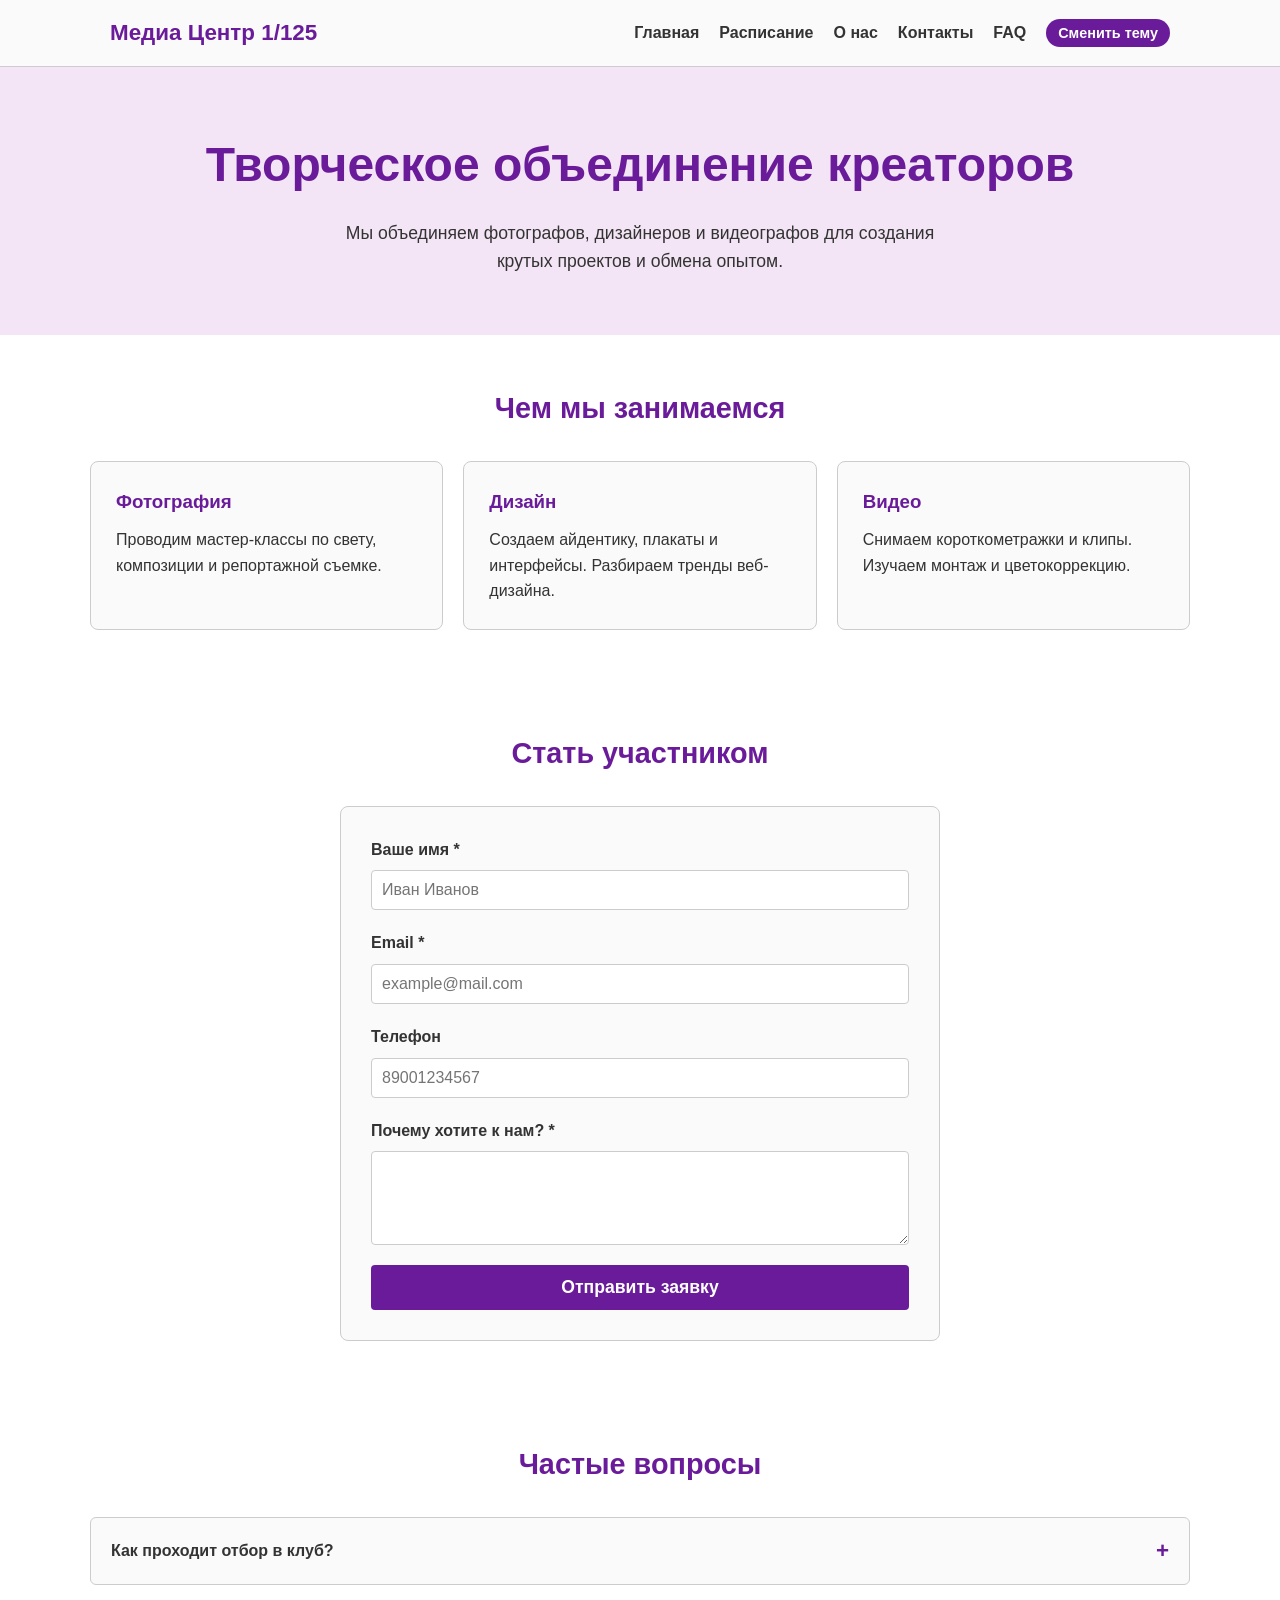
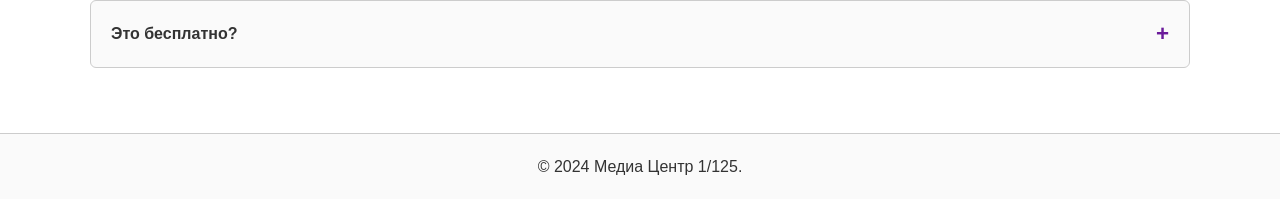
<file: index.html>
<!DOCTYPE html>
<html lang="ru">
<head>
  <meta charset="UTF-8">
  <meta name="viewport" content="width=device-width, initial-scale=1.0">
  <title>Медиа Центр 1/125 | Объединение фотографов и дизайнеров</title>
  <link rel="stylesheet" href="style.css">
</head>
<body>
  <!-- ДОБАВЛЕНО НА ЭТАПЕ 3: Скрытый чекбокс для темы -->
  <input type="checkbox" id="theme-toggle">

  <div class="wrapper">
    <!-- ШАПКА -->
   <!-- ШАПКА -->
<header>
  <div class="container nav-wrap">
    <a href="#" class="logo">Медиа Центр 1/125</a>
    <nav>
      <ul>
        <li><a href="index.html">Главная</a></li> <!-- или оставить # для текущей -->
        <li><a href="schedule.html">Расписание</a></li> <!-- ДОБАВЛЕНО -->
        <li><a href="#about">О нас</a></li>
        <li><a href="#form">Контакты</a></li>
        <li><a href="#faq">FAQ</a></li>
        <li>
          <label for="theme-toggle" class="theme-label" tabindex="0">Сменить тему</label>
        </li>
      </ul>
    </nav>
  </div>
</header>

    <main>
      <!-- ГЛАВНЫЙ БАННЕР -->
      <section class="hero">
        <div class="container">
          <h1>Творческое объединение креаторов</h1>
          <p>Мы объединяем фотографов, дизайнеров и видеографов для создания крутых проектов и обмена опытом.</p>
        </div>
      </section>

      <!-- СЕКЦИЯ "О КЛУБЕ" -->
      <section id="about" class="section container">
        <h2 class="section-title">Чем мы занимаемся</h2>
        <div class="grid">
          <article class="card">
            <h3>Фотография</h3>
            <p>Проводим мастер-классы по свету, композиции и репортажной съемке.</p>
          </article>
          <article class="card">
            <h3>Дизайн</h3>
            <p>Создаем айдентику, плакаты и интерфейсы. Разбираем тренды веб-дизайна.</p>
          </article>
          <article class="card">
            <h3>Видео</h3>
            <p>Снимаем короткометражки и клипы. Изучаем монтаж и цветокоррекцию.</p>
          </article>
        </div>
      </section>

      <!-- СЕКЦИЯ "ФОРМА ОБРАТНОЙ СВЯЗИ" -->
      <section id="form" class="section container">
        <h2 class="section-title">Стать участником</h2>
        <form class="form-box">
          <div class="form-group">
            <label for="user-name">Ваше имя *</label>
            <input type="text" id="user-name" name="name" required minlength="2" placeholder="Иван Иванов">
          </div>
          <div class="form-group">
            <label for="user-email">Email *</label>
            <input type="email" id="user-email" name="email" required placeholder="example@mail.com">
          </div>
          <div class="form-group">
            <label for="user-phone">Телефон</label>
            <input type="tel" id="user-phone" name="phone" pattern="[0-9]{11}" placeholder="89001234567">
          </div>
          <div class="form-group">
            <label for="user-message">Почему хотите к нам? *</label>
            <textarea id="user-message" name="message" rows="4" required></textarea>
          </div>
          <button type="submit" class="btn">Отправить заявку</button>
        </form>
      </section>

      <!-- СЕКЦИЯ "FAQ" -->
      <section id="faq" class="section container">
        <h2 class="section-title">Частые вопросы</h2>
        <details>
          <summary>Как проходит отбор в клуб?</summary>
          <div class="faq-content"><p>Заполните форму и прикрепите портфолио.</p></div>
        </details>
        <details>
          <summary>Это бесплатно?</summary>
          <div class="faq-content"><p>Да, участие и мастер-классы бесплатны.</p></div>
        </details>
      </section>
    </main>

    <!-- ПОДВАЛ -->
    <footer>
      <div class="container">
        <p>&copy; 2024 Медиа Центр 1/125.</p>
      </div>
    </footer>
  </div>
</body>
</html>
</file>
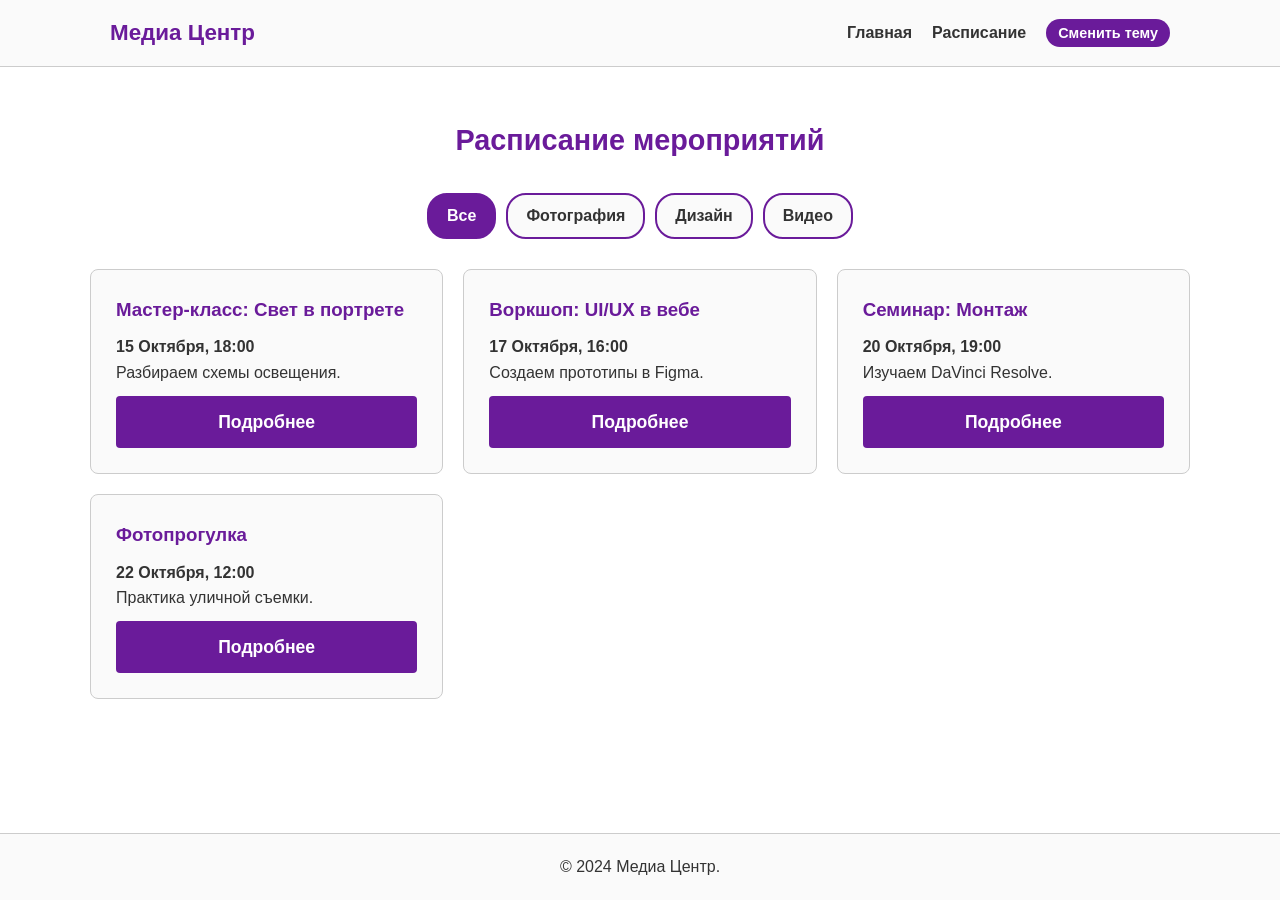
<file: schedule.html>
<!DOCTYPE html>
<html lang="ru">
<head>
  <meta charset="UTF-8">
  <meta name="viewport" content="width=device-width, initial-scale=1.0">
  <title>Медиа Центр 1/125 | Расписание</title>
  <link rel="stylesheet" href="style.css">
</head>
<body>
  <!-- Скрытый чекбокс для переключения темы -->
  <input type="checkbox" id="theme-toggle">

  <div class="wrapper">
    <!-- ШАПКА -->
    <header>
      <div class="container nav-wrap">
        <a href="index.html" class="logo">Медиа Центр</a>
        <nav>
          <ul>
            <li><a href="index.html">Главная</a></li>
            <li><a href="schedule.html">Расписание</a></li>
            <li>
              <label for="theme-toggle" class="theme-label" tabindex="0">Сменить тему</label>
            </li>
          </ul>
        </nav>
      </div>
    </header>

    <main>
      <section class="section container">
        <h2 class="section-title">Расписание мероприятий</h2>
        
        <!-- МЕНЮ ФИЛЬТРОВ (Этап 7) -->
        <div class="filter-menu">
          <input type="radio" name="filter" id="f-all" class="filter-radio" checked>
          <label for="f-all" class="filter-label">Все</label>

          <input type="radio" name="filter" id="f-photo" class="filter-radio">
          <label for="f-photo" class="filter-label">Фотография</label>

          <input type="radio" name="filter" id="f-design" class="filter-radio">
          <label for="f-design" class="filter-label">Дизайн</label>

          <input type="radio" name="filter" id="f-video" class="filter-radio">
          <label for="f-video" class="filter-label">Видео</label>
        </div>

        <!-- СЕТКА КАРТОЧЕК -->
        <div class="grid">
          <!-- Карточка 1 -->
          <article class="card photo">
            <h3>Мастер-класс: Свет в портрете</h3>
            <p><strong>15 Октября, 18:00</strong></p>
            <p>Разбираем схемы освещения.</p>
            <a href="#modal1" class="btn" style="text-decoration:none; text-align:center; display:inline-block; margin-top:10px;">Подробнее</a>
          </article>

          <!-- Карточка 2 -->
          <article class="card design">
            <h3>Воркшоп: UI/UX в вебе</h3>
            <p><strong>17 Октября, 16:00</strong></p>
            <p>Создаем прототипы в Figma.</p>
            <a href="#modal2" class="btn" style="text-decoration:none; text-align:center; display:inline-block; margin-top:10px;">Подробнее</a>
          </article>

          <!-- Карточка 3 -->
          <article class="card video">
            <h3>Семинар: Монтаж</h3>
            <p><strong>20 Октября, 19:00</strong></p>
            <p>Изучаем DaVinci Resolve.</p>
            <a href="#modal3" class="btn" style="text-decoration:none; text-align:center; display:inline-block; margin-top:10px;">Подробнее</a>
          </article>

          <!-- Карточка 4 -->
          <article class="card photo">
            <h3>Фотопрогулка</h3>
            <p><strong>22 Октября, 12:00</strong></p>
            <p>Практика уличной съемки.</p>
            <a href="#modal4" class="btn" style="text-decoration:none; text-align:center; display:inline-block; margin-top:10px;">Подробнее</a>
          </article>
        </div>
      </section>
    </main>

    <!-- ПОДВАЛ -->
    <footer>
      <div class="container">
        <p>&copy; 2024 Медиа Центр.</p>
      </div>
    </footer>
  </div> <!-- Закрытие .wrapper -->

  <!-- МОДАЛЬНЫЕ ОКНА (Этап 8) -->
  <div id="modal1" class="modal">
    <div class="modal-box">
      <a href="#" class="close" aria-label="Закрыть">&times;</a>
      <h3>Свет в портрете</h3>
      <p>Приносите камеры и блокноты. Разберем классические схемы освещения и современные трендовые решения.</p>
      <p><strong>Спикер:</strong> Анна Смирнова</p>
    </div>
  </div>

  <div id="modal2" class="modal">
    <div class="modal-box">
      <a href="#" class="close" aria-label="Закрыть">&times;</a>
      <h3>UI/UX в вебе</h3>
      <p>Поговорим о юзабилити и создании вайрфреймов. Практическая часть — в Figma.</p>
      <p><strong>Спикер:</strong> Дмитрий Козлов</p>
    </div>
  </div>

  <div id="modal3" class="modal">
    <div class="modal-box">
      <a href="#" class="close" aria-label="Закрыть">&times;</a>
      <h3>Семинар: Монтаж</h3>
      <p>Учимся работать с LUT-ами и кривыми в DaVinci Resolve.</p>
      <p><strong>Спикер:</strong> Максим Орлов</p>
    </div>
  </div>

  <div id="modal4" class="modal">
    <div class="modal-box">
      <a href="#" class="close" aria-label="Закрыть">&times;</a>
      <h3>Фотопрогулка</h3>
      <p>Сбор у главного корпуса. Ищем интересные ракурсы и ловим естественный свет.</p>
    </div>
  </div>

</body>
</html>
</file>
<file: style.css>
* {
  box-sizing: border-box;
  margin: 0;
  padding: 0;
}

:root {
  --bg: #ffffff;
  --text: #333333;
  --primary: #6a1b9a;
  --secondary: #f3e5f5;
  --card-bg: #fafafa;
  --border: #cccccc;
}


#theme-toggle:checked ~ .wrapper {
  --bg: #121212;
  --text: #e0e0e0;
  --primary: #ce93d8;
  --secondary: #4a148c;
  --card-bg: #1e1e1e;
  --border: #444444;
}

body {
  font-family: Arial, sans-serif;
  background-color: var(--bg);
  color: var(--text);
  line-height: 1.6;
  /* Этап 4: Плавная смена темы */
  transition: background-color 0.3s, color 0.3s;
}

.wrapper {
  display: flex;
  flex-direction: column;
  min-height: 100vh;
}

.container {
  width: 100%;
  max-width: 1100px;
  margin: 0 auto;
  padding: 0 20px;
}

header {
  background-color: var(--card-bg);
  border-bottom: 1px solid var(--border);
  padding: 15px 0;
  position: sticky;
  top: 0;
  z-index: 10;
}

.nav-wrap {
  display: flex;
  justify-content: space-between;
  align-items: center;
}

.logo {
  font-size: 1.4rem;
  font-weight: bold;
  color: var(--primary);
  text-decoration: none;
}

nav ul {
  list-style: none;
  display: flex;
  gap: 20px;
  align-items: center;
}

nav a {
  color: var(--text);
  text-decoration: none;
  font-weight: bold;
  /* Этап 4: Плавный ховер */
  transition: color 0.3s;
}

nav a:hover {
  color: var(--primary);
}


#theme-toggle {
  display: none;
}

.theme-label {
  background: var(--primary);
  color: #fff;
  padding: 6px 12px;
  border-radius: 20px;
  cursor: pointer;
  font-weight: bold;
  font-size: 0.9rem;
  user-select: none;
}


.hero {
  background: var(--secondary);
  padding: 60px 20px;
  text-align: center;
}

.hero h1 {
  font-size: clamp(1.8rem, 4vw, 3rem);
  color: var(--primary);
  margin-bottom: 15px;
}

.hero p {
  max-width: 600px;
  margin: 0 auto;
  font-size: 1.1rem;
}

.section {
  padding: 50px 0;
}

.section-title {
  text-align: center;
  font-size: 1.8rem;
  margin-bottom: 30px;
  color: var(--primary);
}

.grid {
  display: grid;
  grid-template-columns: repeat(auto-fit, minmax(280px, 1fr));
  gap: 20px;
}

.card {
  background: var(--card-bg);
  border: 1px solid var(--border);
  border-radius: 8px;
  padding: 25px;
  /* Этап 4: Плавность карточек */
  transition: transform 0.2s, box-shadow 0.2s;
}

/* Этап 4: Hover-эффект карточек */
.card:hover {
  transform: translateY(-5px);
  box-shadow: 0 5px 15px rgba(0, 0, 0, 0.1);
}

.card h3 {
  margin-bottom: 10px;
  color: var(--primary);
}


.form-box {
  max-width: 600px;
  margin: 0 auto;
  background: var(--card-bg);
  padding: 30px;
  border-radius: 8px;
  border: 1px solid var(--border);
}

.form-group {
  margin-bottom: 20px;
  display: flex;
  flex-direction: column;
}

.form-group label {
  font-weight: bold;
  margin-bottom: 8px;
}

input,
textarea {
  padding: 10px;
  border: 1px solid var(--border);
  border-radius: 4px;
  font-family: inherit;
  font-size: 1rem;
  /* Этап 4: Фон полей берется из темы */
  background: var(--bg);
  color: var(--text);
}

.btn {
  width: 100%;
  padding: 12px;
  background: var(--primary);
  color: #fff;
  border: none;
  border-radius: 4px;
  font-size: 1.1rem;
  font-weight: bold;
  cursor: pointer;
  /* Этап 4: Плавный ховер */
  transition: opacity 0.3s;
}

.btn:hover {
  opacity: 0.9;
}


input:focus:invalid,
textarea:focus:invalid {
  border-color: #e53935;
  outline: none;
  box-shadow: 0 0 5px rgba(229, 57, 53, 0.3);
}

input:focus:valid,
textarea:focus:valid {
  border-color: #43a047;
  outline: none;
}


details {
  background: var(--card-bg);
  border: 1px solid var(--border);
  border-radius: 6px;
  margin-bottom: 15px;
}

summary {
  padding: 15px 20px;
  cursor: pointer;
  font-weight: bold;
  list-style: none;
  /* Этап 3: Выравнивание для плюса/минуса */
  display: flex;
  justify-content: space-between;
  align-items: center;
}

summary::-webkit-details-marker {
  display: none;
}

/* Этап 3: Кастомный маркер */
summary::after {
  content: '+';
  font-size: 1.4rem;
  color: var(--primary);
  font-weight: bold;
}

details[open] summary::after {
  content: '−';
}

.faq-content {
  padding: 0 20px 20px;
  border-top: 1px solid var(--border);
  padding-top: 15px;
}


footer {
  background: var(--card-bg);
  text-align: center;
  padding: 20px;
  margin-top: auto;
  border-top: 1px solid var(--border);
}



/* Скрываем радиокнопки */
.filter-radio {
  display: none;
}

/* Меню фильтров */
.filter-menu {
  display: flex;
  justify-content: center;
  gap: 10px;
  margin-bottom: 30px;
  flex-wrap: wrap;
}

.filter-label {
  padding: 8px 18px;
  background: var(--card-bg);
  border: 2px solid var(--primary);
  border-radius: 20px;
  cursor: pointer;
  font-weight: bold;
  transition: background 0.3s, color 0.3s;
}

.filter-label:hover {
  background: var(--secondary);
}

/* Активный фильтр */
.filter-radio:checked + .filter-label {
  background: var(--primary);
  color: #fff;
}

/* Логика фильтрации */
#f-all:checked ~ .grid .card {
  display: block;
}

#f-photo:checked ~ .grid .card:not(.photo) {
  display: none;
}

#f-design:checked ~ .grid .card:not(.design) {
  display: none;
}

#f-video:checked ~ .grid .card:not(.video) {
  display: none;
}


.modal {
  display: none;
  position: fixed;
  top: 0;
  left: 0;
  width: 100%;
  height: 100%;
  background: rgba(0, 0, 0, 0.75);
  justify-content: center;
  align-items: center;
  z-index: 100;
}

/* Открытие по :target */
.modal:target {
  display: flex;
}

.modal-box {
  background: var(--bg);
  color: var(--text);
  padding: 30px;
  border-radius: 8px;
  max-width: 450px;
  width: 90%;
  position: relative;
  border: 2px solid var(--primary);
}

.modal-box h3 {
  color: var(--primary);
  margin-bottom: 15px;
}

.close {
  position: absolute;
  top: 10px;
  right: 15px;
  font-size: 1.8rem;
  color: var(--text);
  text-decoration: none;
  font-weight: bold;
  line-height: 1;
}

.close:hover {
  color: var(--primary);
}


a:focus-visible,
label:focus-visible,
button:focus-visible {
  outline: 3px solid #ff9800;
  outline-offset: 2px;
}


@media (max-width: 768px) {
  .nav-wrap {
    flex-direction: column;
    gap: 15px;
  }
  nav ul {
    flex-wrap: wrap;
    justify-content: center;
  }
}

/* Этап 5: Маленькие экраны (360px) */
@media (max-width: 480px) {
  .hero {
    padding: 40px 15px;
  }
  .form-box {
    padding: 20px 15px;
  }
  .section {
    padding: 30px 0;
  }
  .section-title {
    font-size: 1.5rem;
  }
  .card {
    padding: 15px;
  }
}
</file>
